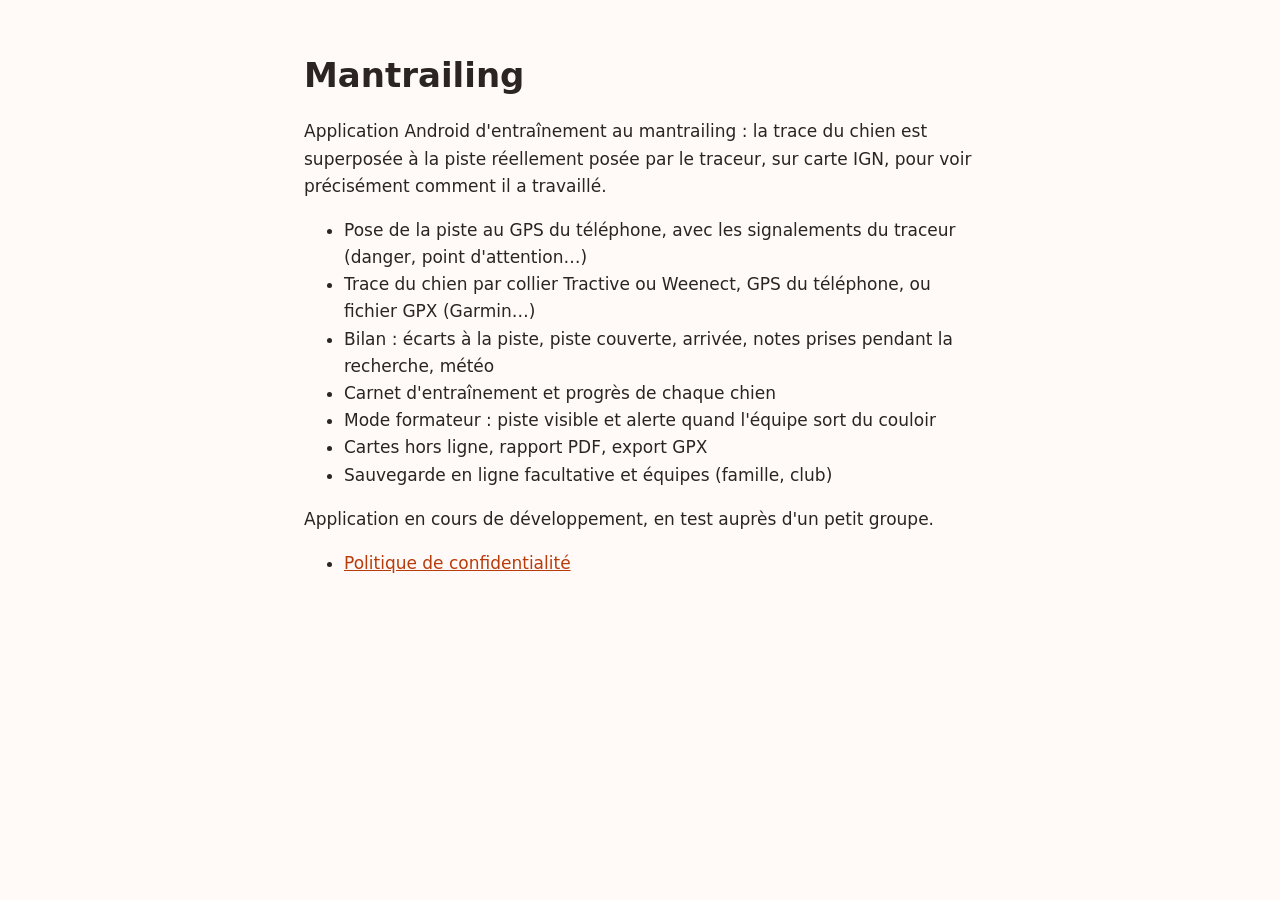
<file: index.html>
<!doctype html>
<html lang="fr">
<head>
<meta charset="utf-8">
<meta name="viewport" content="width=device-width, initial-scale=1">
<title>Mantrailing</title>
<link rel="stylesheet" href="style.css">
</head>
<body>
<main>
<h1>Mantrailing</h1>
<p>Application Android d'entraînement au mantrailing : la trace du chien est superposée à la piste réellement
posée par le traceur, sur carte IGN, pour voir précisément comment il a travaillé.</p>
<ul>
  <li>Pose de la piste au GPS du téléphone, avec les signalements du traceur (danger, point d'attention…)</li>
  <li>Trace du chien par collier Tractive ou Weenect, GPS du téléphone, ou fichier GPX (Garmin…)</li>
  <li>Bilan : écarts à la piste, piste couverte, arrivée, notes prises pendant la recherche, météo</li>
  <li>Carnet d'entraînement et progrès de chaque chien</li>
  <li>Mode formateur : piste visible et alerte quand l'équipe sort du couloir</li>
  <li>Cartes hors ligne, rapport PDF, export GPX</li>
  <li>Sauvegarde en ligne facultative et équipes (famille, club)</li>
</ul>
<p>Application en cours de développement, en test auprès d'un petit groupe.</p>
<ul>
  <li><a href="politique-confidentialite.html">Politique de confidentialité</a></li>
</ul>
</main>
</body>
</html>
</file>
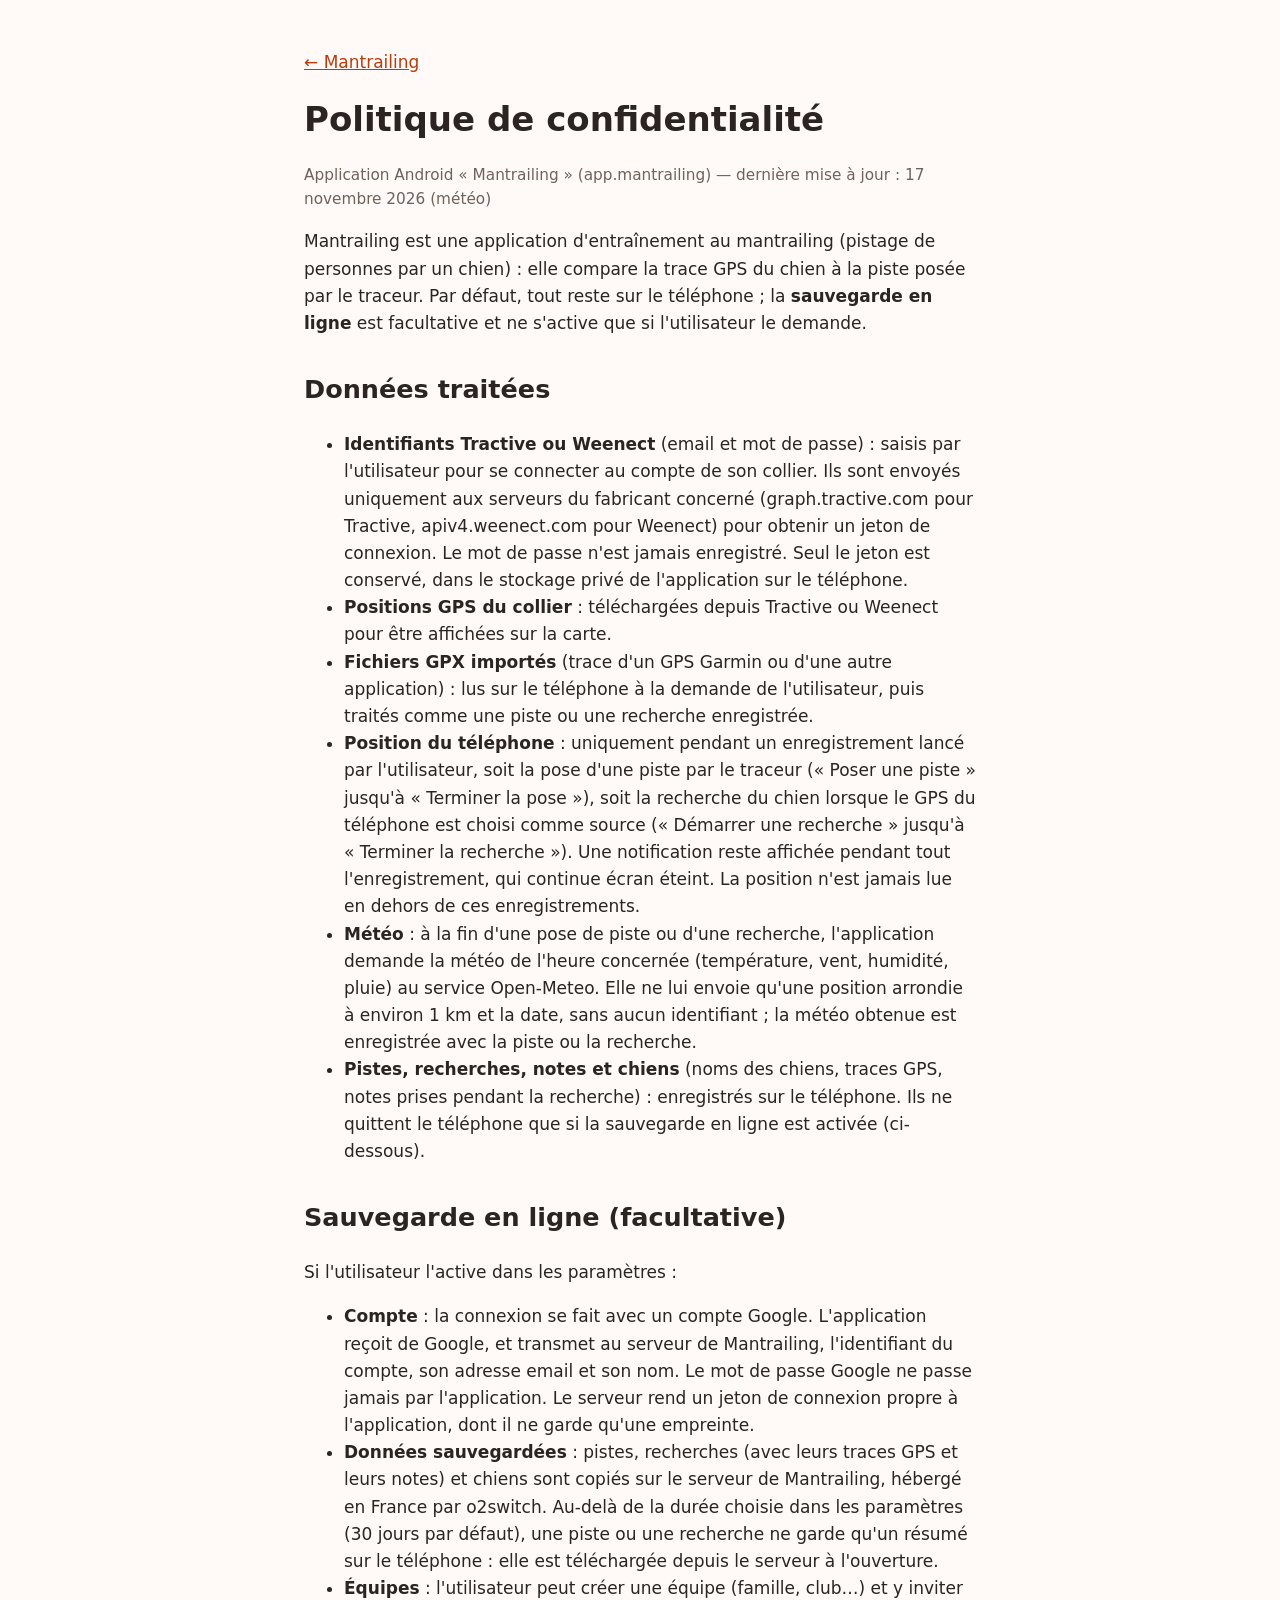
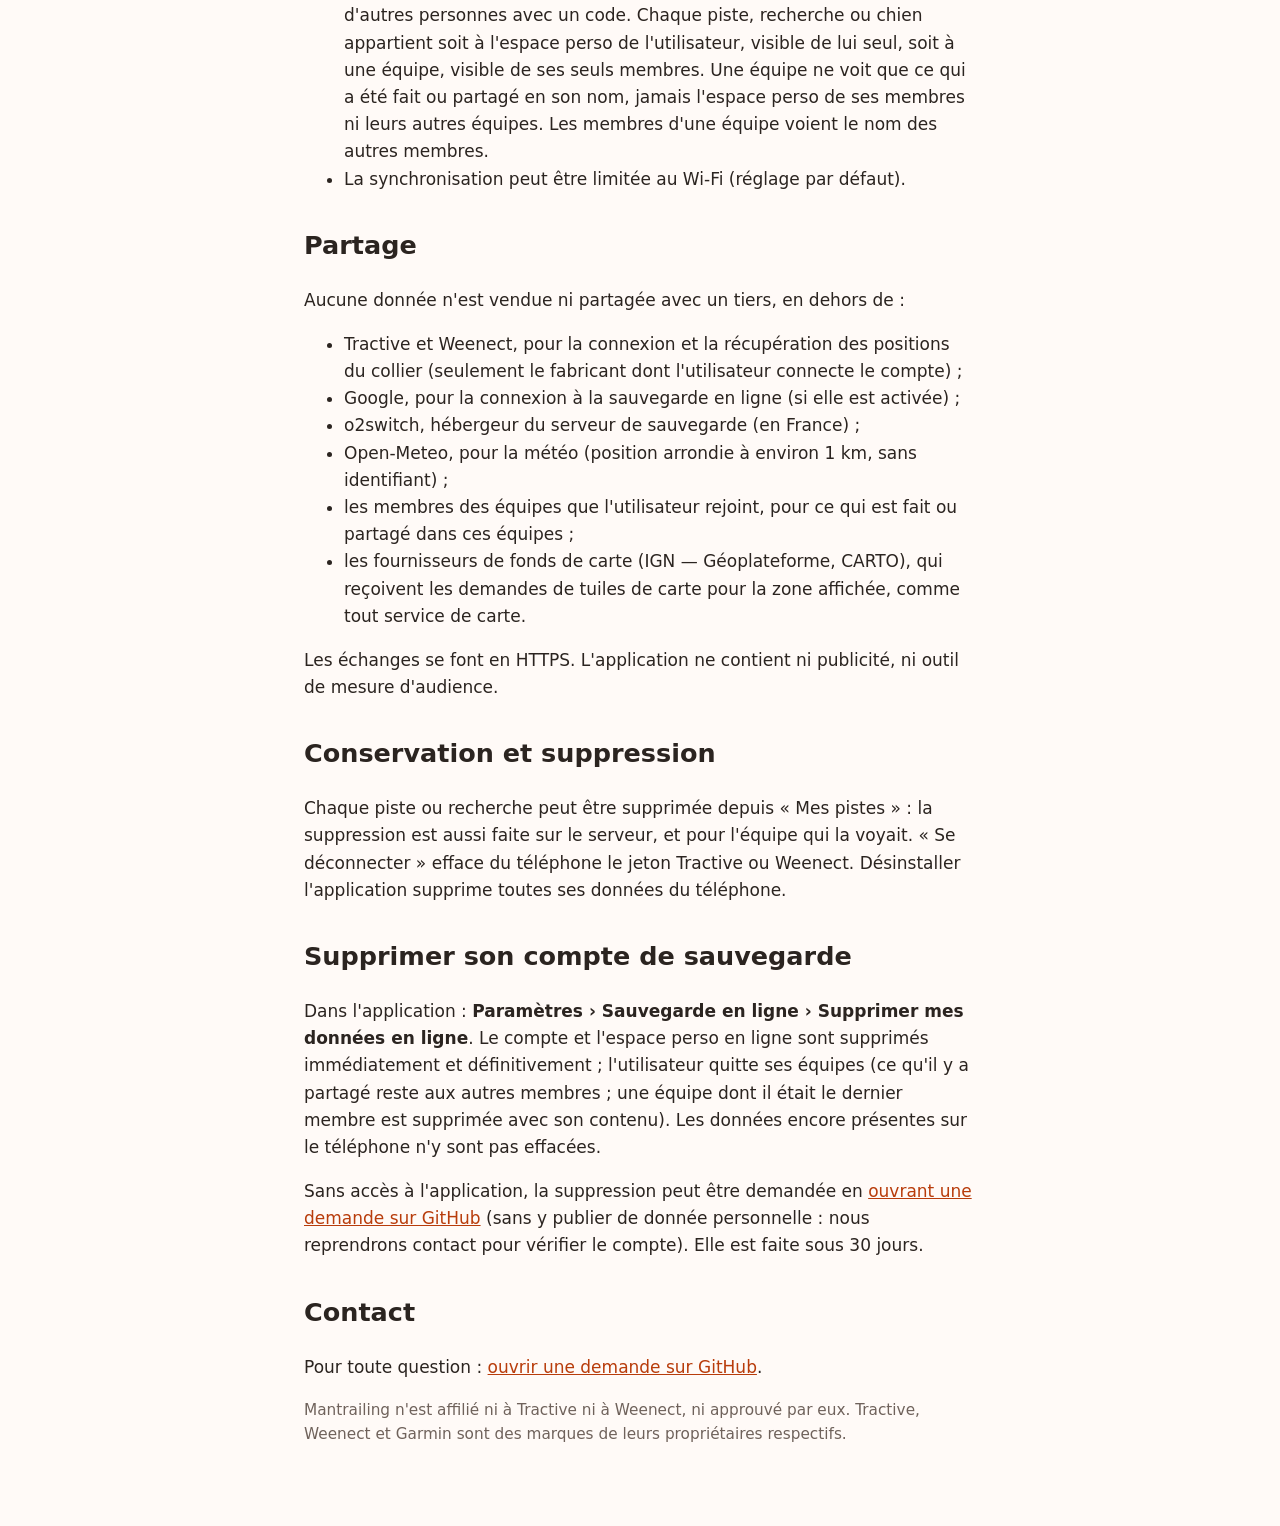
<file: politique-confidentialite.html>
<!doctype html>
<html lang="fr">
<head>
<meta charset="utf-8">
<meta name="viewport" content="width=device-width, initial-scale=1">
<title>Politique de confidentialité — Mantrailing</title>
<link rel="stylesheet" href="style.css">
</head>
<body>
<main>
<p><a href="./">← Mantrailing</a></p>
<h1>Politique de confidentialité</h1>
<p class="muted">Application Android « Mantrailing » (app.mantrailing) — dernière mise à jour : 17 novembre 2026 (météo)</p>

<p>Mantrailing est une application d'entraînement au mantrailing (pistage de personnes par un chien) : elle
compare la trace GPS du chien à la piste posée par le traceur. Par défaut, tout reste sur le téléphone ; la
<strong>sauvegarde en ligne</strong> est facultative et ne s'active que si l'utilisateur le demande.</p>

<h2>Données traitées</h2>
<ul>
  <li><strong>Identifiants Tractive ou Weenect</strong> (email et mot de passe) : saisis par l'utilisateur pour se
    connecter au compte de son collier. Ils sont envoyés uniquement aux serveurs du fabricant concerné
    (graph.tractive.com pour Tractive, apiv4.weenect.com pour Weenect) pour obtenir un jeton de connexion. Le mot de
    passe n'est jamais enregistré. Seul le jeton est conservé, dans le stockage privé de l'application sur le
    téléphone.</li>
  <li><strong>Positions GPS du collier</strong> : téléchargées depuis Tractive ou Weenect pour être affichées sur la
    carte.</li>
  <li><strong>Fichiers GPX importés</strong> (trace d'un GPS Garmin ou d'une autre application) : lus sur le
    téléphone à la demande de l'utilisateur, puis traités comme une piste ou une recherche enregistrée.</li>
  <li><strong>Position du téléphone</strong> : uniquement pendant un enregistrement lancé par l'utilisateur, soit
    la pose d'une piste par le traceur (« Poser une piste » jusqu'à « Terminer la pose »), soit la recherche du
    chien lorsque le GPS du téléphone est choisi comme source (« Démarrer une recherche » jusqu'à « Terminer la
    recherche »). Une notification reste affichée pendant tout l'enregistrement, qui continue écran éteint. La
    position n'est jamais lue en dehors de ces enregistrements.</li>
  <li><strong>Météo</strong> : à la fin d'une pose de piste ou d'une recherche, l'application demande la météo de
    l'heure concernée (température, vent, humidité, pluie) au service Open-Meteo. Elle ne lui envoie qu'une position
    arrondie à environ 1 km et la date, sans aucun identifiant ; la météo obtenue est enregistrée avec la piste ou la
    recherche.</li>
  <li><strong>Pistes, recherches, notes et chiens</strong> (noms des chiens, traces GPS, notes prises pendant la
    recherche) : enregistrés sur le téléphone. Ils ne quittent le téléphone que si la sauvegarde en ligne est
    activée (ci-dessous).</li>
</ul>

<h2>Sauvegarde en ligne (facultative)</h2>
<p>Si l'utilisateur l'active dans les paramètres :</p>
<ul>
  <li><strong>Compte</strong> : la connexion se fait avec un compte Google. L'application reçoit de Google, et
    transmet au serveur de Mantrailing, l'identifiant du compte, son adresse email et son nom. Le mot de passe Google
    ne passe jamais par l'application. Le serveur rend un jeton de connexion propre à l'application, dont il ne garde
    qu'une empreinte.</li>
  <li><strong>Données sauvegardées</strong> : pistes, recherches (avec leurs traces GPS et leurs notes) et chiens
    sont copiés sur le serveur de Mantrailing, hébergé en France par o2switch. Au-delà de la durée choisie dans les
    paramètres (30 jours par défaut), une piste ou une recherche ne garde qu'un résumé sur le téléphone : elle est
    téléchargée depuis le serveur à l'ouverture.</li>
  <li><strong>Équipes</strong> : l'utilisateur peut créer une équipe (famille, club…) et y inviter d'autres
    personnes avec un code. Chaque piste, recherche ou chien appartient soit à l'espace perso de l'utilisateur, visible
    de lui seul, soit à une équipe, visible de ses seuls membres. Une équipe ne voit que ce qui a été fait ou partagé
    en son nom, jamais l'espace perso de ses membres ni leurs autres équipes. Les membres d'une équipe voient le nom
    des autres membres.</li>
  <li>La synchronisation peut être limitée au Wi-Fi (réglage par défaut).</li>
</ul>

<h2>Partage</h2>
<p>Aucune donnée n'est vendue ni partagée avec un tiers, en dehors de :</p>
<ul>
  <li>Tractive et Weenect, pour la connexion et la récupération des positions du collier (seulement le fabricant
    dont l'utilisateur connecte le compte) ;</li>
  <li>Google, pour la connexion à la sauvegarde en ligne (si elle est activée) ;</li>
  <li>o2switch, hébergeur du serveur de sauvegarde (en France) ;</li>
  <li>Open-Meteo, pour la météo (position arrondie à environ 1 km, sans identifiant) ;</li>
  <li>les membres des équipes que l'utilisateur rejoint, pour ce qui est fait ou partagé dans ces équipes ;</li>
  <li>les fournisseurs de fonds de carte (IGN — Géoplateforme, CARTO), qui reçoivent les demandes de tuiles de
    carte pour la zone affichée, comme tout service de carte.</li>
</ul>
<p>Les échanges se font en HTTPS. L'application ne contient ni publicité, ni outil de mesure d'audience.</p>

<h2>Conservation et suppression</h2>
<p>Chaque piste ou recherche peut être supprimée depuis « Mes pistes » : la suppression est aussi faite sur le
serveur, et pour l'équipe qui la voyait. « Se déconnecter » efface du téléphone le jeton Tractive ou Weenect.
Désinstaller l'application supprime toutes ses données du téléphone.</p>

<h2 id="suppression-compte">Supprimer son compte de sauvegarde</h2>
<p>Dans l'application : <strong>Paramètres › Sauvegarde en ligne › Supprimer mes données en ligne</strong>. Le compte
et l'espace perso en ligne sont supprimés immédiatement et définitivement ; l'utilisateur quitte ses équipes (ce
qu'il y a partagé reste aux autres membres ; une équipe dont il était le dernier membre est supprimée avec son
contenu). Les données encore présentes sur le téléphone n'y sont pas effacées.</p>
<p>Sans accès à l'application, la suppression peut être demandée en
<a href="https://github.com/djkspr/mantrailing-site/issues">ouvrant une demande sur GitHub</a> (sans y publier de
donnée personnelle : nous reprendrons contact pour vérifier le compte). Elle est faite sous 30 jours.</p>

<h2>Contact</h2>
<p>Pour toute question : <a href="https://github.com/djkspr/mantrailing-site/issues">ouvrir une demande sur GitHub</a>.</p>

<p class="muted">Mantrailing n'est affilié ni à Tractive ni à Weenect, ni approuvé par eux. Tractive, Weenect et
Garmin sont des marques de leurs propriétaires respectifs.</p>
</main>
</body>
</html>
</file>
<file: style.css>
:root {
  --bg: #fffaf7;
  --text: #2b2420;
  --muted: #6f625b;
  --accent: #b83c0b;
}
@media (prefers-color-scheme: dark) {
  :root { --bg: #1d1916; --text: #eee6e0; --muted: #a99c94; --accent: #ff8a50; }
}
body {
  margin: 0;
  background: var(--bg);
  color: var(--text);
  font: 17px/1.6 system-ui, -apple-system, "Segoe UI", Roboto, sans-serif;
}
main { max-width: 42rem; margin: 0 auto; padding: 2rem 1rem 4rem; }
h1 { line-height: 1.2; }
h2 { margin-top: 2rem; }
a { color: var(--accent); }
.muted { color: var(--muted); font-size: .9em; }
</file>
